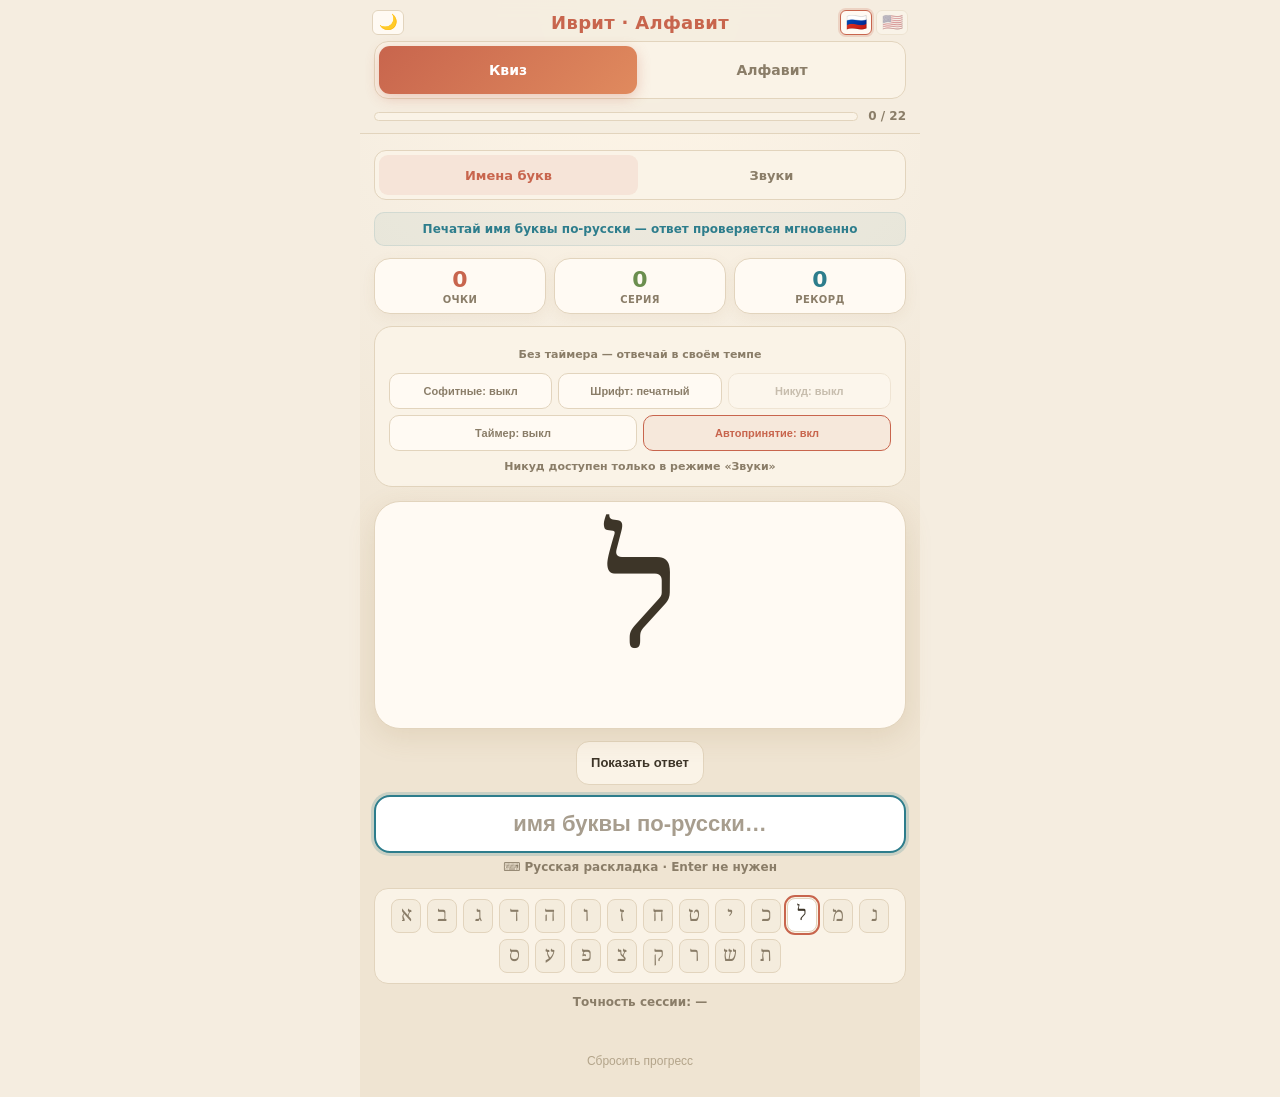
<file: index.html>
<!DOCTYPE html>
<html lang="ru">
<head>
<meta charset="UTF-8">
<meta name="viewport" content="width=device-width, initial-scale=1.0, maximum-scale=1.0, user-scalable=no, viewport-fit=cover">
<meta name="theme-color" content="#f5ede0">
<meta name="apple-mobile-web-app-capable" content="yes">
<meta name="apple-mobile-web-app-status-bar-style" content="default">
<title>Иврит · Алфавит</title>
<link rel="preconnect" href="https://fonts.googleapis.com">
<link rel="preconnect" href="https://fonts.gstatic.com" crossorigin>
<link rel="stylesheet" href="https://fonts.googleapis.com/css2?family=Noto+Serif+Hebrew&display=swap">
<link rel="stylesheet" href="https://fonts.googleapis.com/css2?family=Gveret+Levin&display=swap">
<link rel="stylesheet" href="https://fonts.googleapis.com/css2?family=Playpen+Sans+Hebrew&display=swap">
<script>
(function(){var t=null;try{t=localStorage.getItem('hebrew_theme_v1');}catch(e){}if(t!=='dark'&&t!=='light'){t=(window.matchMedia&&window.matchMedia('(prefers-color-scheme: dark)').matches)?'dark':'light';}document.documentElement.setAttribute('data-theme',t);})();
</script>
<link rel="stylesheet" href="css/style.css">
</head>
<body>

<header>
  <button class="theme-btn theme-left" id="btn-theme" type="button" title="Тёмная тема" aria-label="Тёмная тема">🌙</button>
  <div class="lang-switch" id="lang-switch" role="group" aria-label="Language / Язык">
    <button class="flag-btn" type="button" data-lang="ru" title="Русский" aria-label="Русский">
      <span aria-hidden="true">🇷🇺</span>
    </button>
    <button class="flag-btn" type="button" data-lang="en" title="English" aria-label="English">
      <span aria-hidden="true">🇺🇸</span>
    </button>
  </div>
  <div class="title" id="app-title" data-i18n="appTitle">Иврит · Алфавит</div>
  <div class="tabs">
    <div class="tab active" id="tab-quiz" role="tab" data-i18n="tabQuiz">Квиз</div>
    <div class="tab" id="tab-alpha" role="tab" data-i18n="tabAlpha">Алфавит</div>
  </div>
  <div class="progress-wrap">
    <div class="progress-bar" id="progress-bar" title="Освоенные буквы"><div class="progress-fill" id="progress-fill"></div></div>
    <div class="progress-text" id="progress-text">0 / 22</div>
  </div>
</header>

<main id="screen-quiz" class="active">
  <div class="subtabs">
    <div class="subtab active" data-mode="name" role="tab" data-i18n="names">Имена букв</div>
    <div class="subtab" data-mode="sound" role="tab" data-i18n="sounds">Звуки</div>
  </div>

  <div class="train-info-line" id="mode-hint">Печатай имя буквы по-русски — ответ проверяется мгновенно</div>

  <div class="stats-row">
    <div class="stat"><div class="stat-num" id="stat-score">0</div><div class="stat-label" data-i18n="score">Очки</div></div>
    <div class="stat"><div class="stat-num" id="stat-streak">0</div><div class="stat-label" data-i18n="streak">Серия</div></div>
    <div class="stat"><div class="stat-num" id="stat-best">0</div><div class="stat-label" data-i18n="best">Рекорд</div></div>
  </div>

  <div class="settings">
    <div id="timer-controls">
      <div class="setting-row">
        <label for="time-limit"><span data-i18n="timePerLetter">Время на букву:</span> <b id="time-label">4.0 с</b></label>
        <input id="time-limit" type="range" min="1" max="10" step="0.5" value="4">
      </div>
      <div class="timer-track"><div class="timer-fill" id="timer-fill"></div></div>
    </div>
    <div class="timer-note" id="timer-note" data-i18n="timerNote">Без таймера — отвечай в своём темпе</div>
    <div class="settings-btns">
      <button class="toggle-btn" id="btn-finals" type="button">Софитные: выкл</button>
      <button class="toggle-btn" id="btn-script" type="button">Шрифт: печатный</button>
      <button class="toggle-btn" id="btn-nikud" type="button">Никуд: выкл</button>
      <button class="toggle-btn" id="btn-timer" type="button">Таймер: выкл</button>
      <button class="toggle-btn" id="btn-autocheck" type="button">Автопринятие: вкл</button>
    </div>
    <div class="timer-note" id="nikud-note" style="display:none;"></div>
  </div>

  <div class="quiz-card" id="quiz-card">
    <div class="quiz-glyph" id="quiz-glyph" dir="rtl">א</div>
    <div class="quiz-answer" id="quiz-answer"></div>
  </div>

  <div class="quiz-actions">
    <button class="audio-btn" id="btn-skip" type="button" data-i18n="showAnswer">Показать ответ</button>
    <button class="audio-btn check-btn" id="btn-check" type="button" data-i18n="checkAnswer" style="display:none;">Проверить</button>
  </div>

  <input id="quiz-input" class="quiz-input" type="text"
         placeholder="имя буквы по-русски…"
         autocomplete="off" autocorrect="off" autocapitalize="off" spellcheck="false"
         enterkeyhint="done" lang="ru" dir="ltr">
  <div class="input-hint" id="input-hint">⌨️ Русская раскладка · Enter не нужен</div>

  <div class="hud" id="hud"></div>
  <div class="session-rate" id="session-rate">Точность сессии: —</div>
</main>

<main id="screen-alpha">
  <div class="dict-selected-info" id="alpha-info">Освоено 0 из 22 · точность —</div>
  <div class="dict-controls">
    <button class="dict-btn" id="btn-sort" type="button">↕️ По порядку</button>
    <button class="dict-btn" id="btn-alpha-finals" type="button">Софитные: выкл</button>
  </div>

  <div class="alpha-section-title" data-i18n="basicLetters">22 основные буквы</div>
  <div class="alpha-grid" id="alpha-grid-basic"></div>

  <div class="alpha-section-title"><span data-i18n="finalForms">5 софитных форм</span> <span class="title-note" data-i18n="titleNote">(в конце слова)</span></div>
  <div class="alpha-grid" id="alpha-grid-finals"></div>

  <div class="alpha-section-title" data-i18n="nikudTableTitle">Огласовки</div>
  <div class="nikud-table" id="nikud-table"></div>

  <div class="alpha-tip" data-i18n="alphaTip">Цвет рамки показывает точность твоих ответов по этой букве.</div>
</main>

<footer>
  <button class="reset-btn" id="btn-reset" type="button" data-i18n="reset">Сбросить прогресс</button>
</footer>

<div class="toast" id="toast"></div>

<script src="js/app.js"></script>
</body>
</html>
</file>
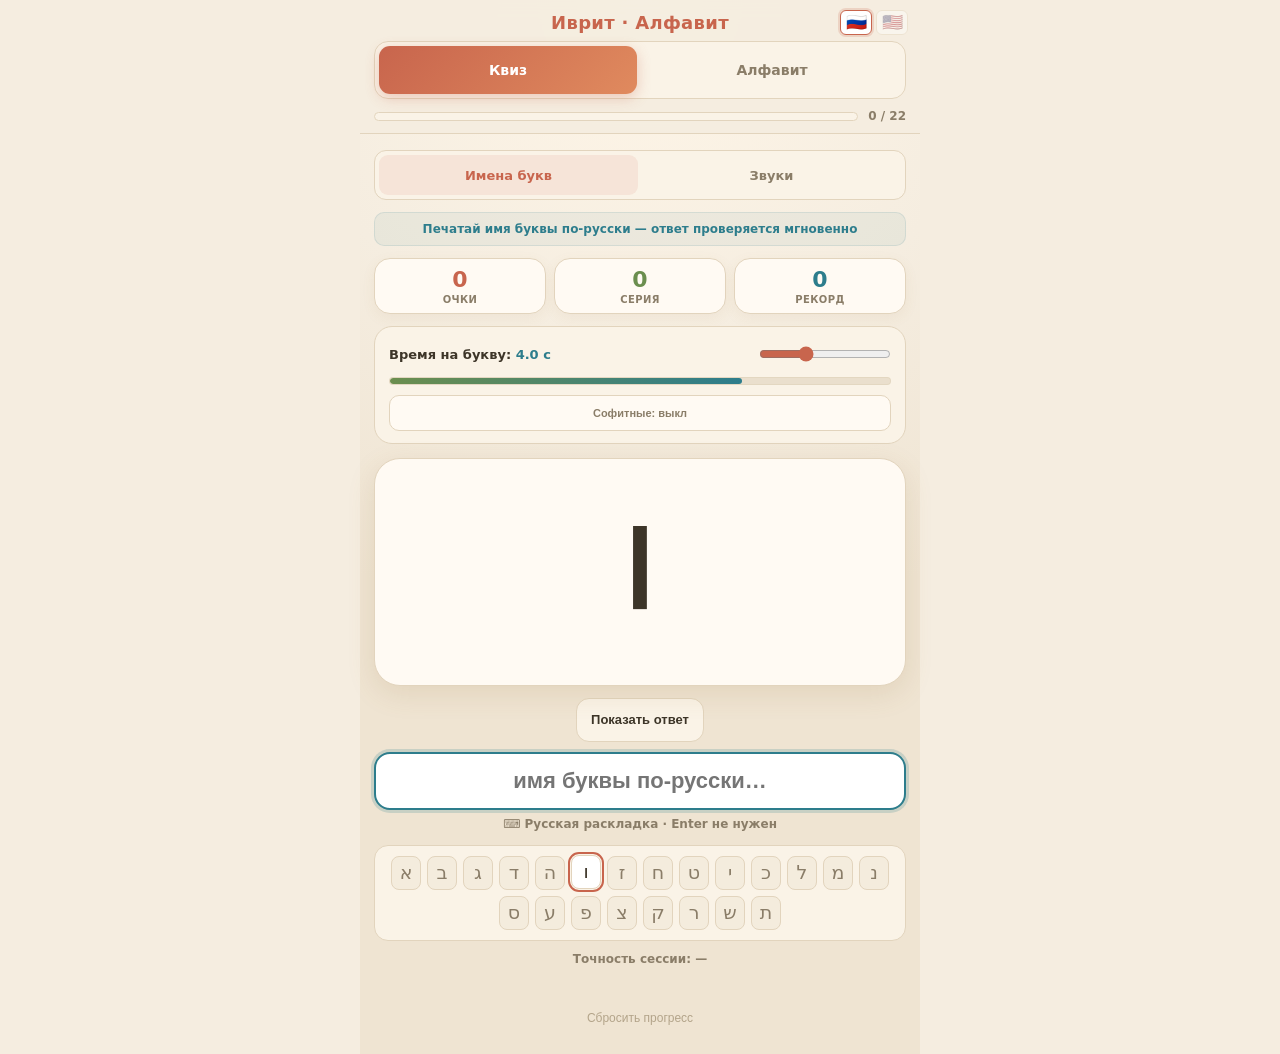
<file: alphabet_trainer.html>
<!DOCTYPE html>
<html lang="ru">
<head>
<meta charset="UTF-8">
<meta name="viewport" content="width=device-width, initial-scale=1.0, maximum-scale=1.0, user-scalable=no, viewport-fit=cover">
<meta name="theme-color" content="#f5ede0">
<meta name="apple-mobile-web-app-capable" content="yes">
<meta name="apple-mobile-web-app-status-bar-style" content="default">
<title>Иврит · Алфавит</title>
<style>
  * { box-sizing: border-box; -webkit-tap-highlight-color: transparent; }
  :root {
    --bg: #f5ede0;
    --bg2: #efe4d2;
    --card: #fffaf3;
    --card2: #faf3e7;
    --accent: #c8654d;
    --accent2: #2d7d8c;
    --olive: #6b8e4e;
    --gold: #d19b3f;
    --danger: #b3412e;
    --text: #3d3528;
    --muted: #8a7d68;
    --border: #e2d4bd;
    --shadow: 0 8px 28px rgba(150, 110, 60, .14);
    --hebrew: "Frank Ruhl Libre", "David Libre", "Noto Serif Hebrew", "Noto Sans Hebrew",
              "Times New Roman", "DejaVu Sans", serif;
  }
  html, body {
    margin: 0; padding: 0;
    background: var(--bg);
    color: var(--text);
    font-family: -apple-system, BlinkMacSystemFont, "Segoe UI", system-ui, "Roboto", sans-serif;
    min-height: 100vh; min-height: 100dvh;
    overscroll-behavior: none;
    -webkit-text-size-adjust: 100%;
  }
  body {
    display: flex; flex-direction: column;
    max-width: 560px; margin: 0 auto;
    background: radial-gradient(120% 60% at 50% 0%, #fff6e8 0%, var(--bg) 55%, var(--bg2) 100%);
    padding: env(safe-area-inset-top) env(safe-area-inset-right) env(safe-area-inset-bottom) env(safe-area-inset-left);
  }
  header {
    position: sticky; top: 0; z-index: 10;
    background: rgba(245, 237, 224, 0.92);
    backdrop-filter: blur(10px); -webkit-backdrop-filter: blur(10px);
    border-bottom: 1px solid var(--border);
    padding: 12px 14px 10px;
  }
  .title {
    font-size: 18px; font-weight: 700; text-align: center;
    margin-bottom: 8px; color: var(--accent); letter-spacing: .3px;
  }
  .lang-switch {
    position: absolute; top: 10px; right: 12px; z-index: 2;
    display: flex; gap: 4px;
  }
  .flag-btn {
    width: 32px; height: 25px; padding: 0;
    border: 1px solid var(--border); border-radius: 6px;
    background: #fff; cursor: pointer;
    display: flex; align-items: center; justify-content: center;
    font-size: 17px; line-height: 1;
    font-family: "Apple Color Emoji", "Segoe UI Emoji", "Noto Color Emoji", sans-serif;
    opacity: .42; transition: opacity .2s, box-shadow .2s, transform .15s;
  }
  .flag-btn:active { transform: scale(.94); }
  .flag-btn.active {
    opacity: 1; border-color: var(--accent);
    box-shadow: 0 0 0 2px rgba(200, 101, 77, .2);
  }
  .flag-btn span { pointer-events: none; }
  .tabs {
    display: flex; gap: 6px;
    background: var(--card2); padding: 4px;
    border-radius: 14px; margin-bottom: 10px;
    border: 1px solid var(--border);
  }
  .tab {
    flex: 1; text-align: center; padding: 10px 8px;
    border-radius: 11px; font-size: 14px; font-weight: 600;
    color: var(--muted); cursor: pointer; transition: all .25s;
    min-height: 48px; display: flex; align-items: center; justify-content: center;
    user-select: none;
  }
  .tab.active {
    background: linear-gradient(135deg, var(--accent), #e08a5e);
    color: #fff; box-shadow: 0 4px 14px rgba(200, 101, 77, .3);
  }
  .progress-wrap { display: flex; align-items: center; gap: 10px; }
  .progress-bar {
    flex: 1; height: 9px; background: var(--card2);
    border: 1px solid var(--border); border-radius: 8px; overflow: hidden;
  }
  .progress-fill {
    height: 100%; background: linear-gradient(90deg, var(--olive), var(--accent2));
    width: 0%; transition: width .5s cubic-bezier(.22,1,.36,1); border-radius: 8px;
  }
  .progress-text { font-size: 12px; color: var(--muted); font-weight: 700; white-space: nowrap; }

  main {
    flex: 1; padding: 16px 14px 24px;
    display: none; flex-direction: column;
  }
  main.active { display: flex; }

  /* ===== Саб-табы ===== */
  .subtabs {
    display: flex; gap: 4px;
    background: var(--card2); padding: 4px;
    border-radius: 12px; margin-bottom: 12px;
    border: 1px solid var(--border);
  }
  .subtab {
    flex: 1; text-align: center; padding: 9px 6px;
    border-radius: 9px; font-size: 13px; font-weight: 700;
    color: var(--muted); cursor: pointer; transition: all .25s;
    min-height: 40px; display: flex; align-items: center; justify-content: center;
    user-select: none;
  }
  .subtab.active {
    background: rgba(200, 101, 77, .1);
    color: var(--accent);
  }
  .train-info-line {
    font-size: 12px; font-weight: 700; color: var(--accent2);
    text-align: center; padding: 8px 12px; margin: 0 0 12px;
    background: rgba(45, 125, 140, .06);
    border: 1px solid rgba(45, 125, 140, .12);
    border-radius: 10px;
    min-height: 34px;
    display: flex; align-items: center; justify-content: center;
  }

  /* ===== Статистика ===== */
  .stats-row {
    display: grid; grid-template-columns: repeat(3, 1fr);
    gap: 8px; margin-bottom: 12px;
  }
  .stat {
    background: var(--card); border: 1px solid var(--border);
    border-radius: 16px; padding: 9px 6px 8px; text-align: center;
    box-shadow: 0 4px 14px rgba(150, 110, 60, .07);
  }
  .stat-num { font-size: 22px; font-weight: 800; line-height: 1.1; }
  #stat-score { color: var(--accent); }
  #stat-streak { color: var(--olive); }
  #stat-best { color: var(--accent2); }
  .stat-label {
    font-size: 10px; font-weight: 700; color: var(--muted);
    text-transform: uppercase; letter-spacing: .4px; margin-top: 2px;
  }

  /* ===== Настройки таймера ===== */
  .settings {
    background: var(--card2); border: 1px solid var(--border);
    border-radius: 18px; padding: 12px 14px 12px; margin-bottom: 14px;
  }
  .setting-row {
    display: flex; align-items: center; justify-content: space-between;
    gap: 10px; font-size: 13px; font-weight: 700; color: var(--text);
  }
  .setting-row b { color: var(--accent2); }
  .setting-row input[type=range] {
    flex: 0 0 132px; accent-color: var(--accent); height: 30px; margin: 0;
  }
  .timer-track {
    height: 8px; width: 100%; margin-top: 8px;
    background: #eadfcd; border-radius: 999px; overflow: hidden;
    border: 1px solid rgba(226, 212, 189, .7);
  }
  .timer-fill {
    height: 100%; width: 100%; border-radius: 999px;
    background: linear-gradient(90deg, var(--olive), var(--accent2));
    transition: width .1s linear, background .2s;
  }
  .settings-btns { display: flex; gap: 6px; margin-top: 10px; }
  .toggle-btn {
    flex: 1; background: var(--card); border: 1px solid var(--border);
    color: var(--muted); border-radius: 10px; padding: 8px 4px;
    font-size: 11px; font-weight: 700; cursor: pointer;
    transition: all .2s; min-height: 36px;
  }
  .toggle-btn:active { transform: scale(.96); }
  .toggle-btn.on, .toggle-btn.active-sort {
    border-color: var(--accent); color: var(--accent);
    background: rgba(200, 101, 77, .08);
  }

  /* ===== Карточка вопроса ===== */
  .quiz-card {
    position: relative;
    background: var(--card); border: 1px solid var(--border);
    border-radius: 26px; padding: 20px 18px 18px;
    min-height: 224px;
    display: flex; flex-direction: column; align-items: center; justify-content: center;
    text-align: center; box-shadow: var(--shadow);
    transition: border-color .25s, box-shadow .25s, background .25s;
  }
  .quiz-glyph {
    font-family: var(--hebrew);
    font-size: clamp(96px, 32vw, 152px);
    line-height: 1.05; color: var(--text); direction: rtl;
    transition: color .2s;
    user-select: none;
  }
  .quiz-glyph.glyph-in { animation: glyphIn .3s cubic-bezier(.22,1,.36,1); }
  @keyframes glyphIn {
    from { opacity: .2; transform: scale(.86); }
    to   { opacity: 1; transform: none; }
  }
  .quiz-answer {
    min-height: 22px; margin-top: 6px;
    font-size: 14px; font-weight: 800; color: var(--danger);
    direction: ltr;
  }
  .quiz-card.correct {
    border-color: var(--olive);
    background: #f8fbf2;
    box-shadow: 0 0 0 3px rgba(107, 142, 78, .22), 0 8px 28px rgba(107, 142, 78, .18);
  }
  .quiz-card.correct .quiz-glyph { color: var(--olive); }
  .quiz-card.wrong {
    border-color: var(--danger);
    background: #fdf3f0;
    box-shadow: 0 0 0 3px rgba(179, 65, 46, .18), 0 8px 28px rgba(179, 65, 46, .14);
    animation: shake .4s;
  }
  .quiz-card.wrong .quiz-glyph { color: var(--danger); }
  @keyframes shake {
    0%,100% { transform: translateX(0); }
    20% { transform: translateX(-5px); }
    40% { transform: translateX(5px); }
    60% { transform: translateX(-3px); }
    80% { transform: translateX(3px); }
  }

  .quiz-actions { display: flex; gap: 8px; justify-content: center; margin: 12px 0 10px; }
  .audio-btn {
    background: var(--card2); border: 1px solid var(--border); color: var(--text);
    border-radius: 13px; padding: 10px 14px; font-size: 13px; font-weight: 700;
    cursor: pointer; min-width: 48px; min-height: 44px;
    display: flex; align-items: center; gap: 6px;
    transition: transform .15s, background .2s, border-color .2s;
  }
  .audio-btn:active { transform: scale(.94); }
  .audio-btn:hover { border-color: var(--accent); background: #fff; }

  .quiz-input {
    width: 100%; text-align: center; font-size: 22px; font-weight: 800;
    padding: 14px 12px; background: #fffdf8; border: 2px solid var(--border);
    border-radius: 16px; color: var(--text); outline: none;
    transition: border-color .2s, box-shadow .2s, opacity .2s;
    caret-color: var(--accent); direction: ltr;
  }
  .quiz-input:focus {
    border-color: var(--accent2);
    box-shadow: 0 0 0 3px rgba(45, 125, 140, .2);
    background: #fff;
  }
  .quiz-input:disabled { opacity: .55; }
  .input-hint {
    font-size: 12px; color: var(--muted); font-weight: 600;
    text-align: center; margin: 7px 0 12px; min-height: 16px;
  }

  /* ===== HUD алфавита ===== */
  .hud {
    display: flex; flex-wrap: wrap; gap: 6px; justify-content: center;
    padding: 10px; background: var(--card2);
    border: 1px solid var(--border); border-radius: 14px;
  }
  .hud-letter {
    width: 30px; height: 34px;
    display: flex; align-items: center; justify-content: center;
    font-family: var(--hebrew); font-size: 19px; line-height: 1;
    border-radius: 8px; border: 1px solid transparent;
    color: var(--muted); background: transparent;
    transition: all .25s; user-select: none;
  }
  .hud-letter.m-new { background: #f4ecdd; border-color: var(--border); color: var(--muted); }
  .hud-letter.m-good { background: rgba(107, 142, 78, .14); border-color: rgba(107, 142, 78, .42); color: var(--olive); }
  .hud-letter.m-mid  { background: rgba(45, 125, 140, .12); border-color: rgba(45, 125, 140, .36); color: var(--accent2); }
  .hud-letter.m-low  { background: rgba(179, 65, 46, .1);  border-color: rgba(179, 65, 46, .3);  color: var(--danger); }
  .hud-letter.current {
    background: #fff !important; color: var(--text) !important;
    outline: 2px solid var(--accent); outline-offset: 1px;
    transform: translateY(-1px);
  }
  .session-rate {
    margin-top: 11px; text-align: center;
    font-size: 12px; font-weight: 700; color: var(--muted);
  }

  /* ===== Экран алфавита ===== */
  .dict-selected-info {
    text-align: center; font-size: 12px; font-weight: 700; color: var(--accent2);
    padding: 9px 12px; background: rgba(45, 125, 140, .07);
    border: 1px solid rgba(45, 125, 140, .15);
    border-radius: 10px; margin-bottom: 12px;
  }
  .dict-controls { display: flex; gap: 6px; margin-bottom: 4px; }
  .dict-btn {
    flex: 1; background: var(--card2); border: 1px solid var(--border);
    color: var(--text); border-radius: 11px; padding: 10px 6px;
    font-size: 11px; font-weight: 700; cursor: pointer;
    transition: all .2s; min-height: 42px;
  }
  .dict-btn:active { transform: scale(.95); }
  .dict-btn:hover { border-color: var(--accent2); background: #fff; }
  .dict-btn.active-sort { border-color: var(--accent); color: var(--accent); background: rgba(200,101,77,.08); }

  .alpha-section-title {
    font-size: 11px; font-weight: 800; color: var(--muted);
    text-transform: uppercase; letter-spacing: .6px;
    margin: 16px 2px 8px;
  }
  .title-note { font-weight: 600; text-transform: none; letter-spacing: 0; color: #b3a48a; }
  .alpha-grid {
    display: grid; grid-template-columns: repeat(auto-fill, minmax(86px, 1fr));
    gap: 8px;
  }
  .alpha-card {
    background: var(--card); border: 1px solid var(--border);
    border-radius: 16px; padding: 9px 5px 7px; text-align: center;
    transition: border-color .2s, box-shadow .2s;
    box-shadow: 0 4px 14px rgba(150, 110, 60, .06);
    user-select: none;
  }
  .alpha-card.m-good { border-color: rgba(107, 142, 78, .55); }
  .alpha-card.m-mid  { border-color: rgba(45, 125, 140, .5); }
  .alpha-card.m-low  { border-color: rgba(179, 65, 46, .45); }
  .a-glyph {
    font-family: var(--hebrew); font-size: 36px; line-height: 1.1;
    color: var(--text); direction: rtl;
  }
  .a-name { font-size: 12px; font-weight: 800; color: var(--accent); margin-top: 1px; line-height: 1.2; }
  .a-sound { font-size: 10px; font-weight: 600; color: var(--muted); line-height: 1.3; margin-top: 1px; }
  .alpha-bar {
    height: 4px; background: var(--card2); border-radius: 999px;
    overflow: hidden; margin: 6px 4px 0;
  }
  .alpha-fill { height: 100%; width: 0%; border-radius: 999px; transition: width .4s; }
  .alpha-rate { font-size: 9px; font-weight: 700; color: var(--muted); margin-top: 3px; }
  .alpha-tip {
    font-size: 12px; color: var(--muted); font-weight: 600;
    text-align: center; line-height: 1.6; margin-top: 18px;
  }

  /* ===== Подвал / тост ===== */
  footer { padding: 10px 14px 18px; text-align: center; }
  .reset-btn {
    background: none; border: none; color: #b3a48a;
    font-size: 12px; cursor: pointer; padding: 8px 14px; min-height: 36px;
  }
  .toast {
    position: fixed; left: 50%; bottom: calc(20px + env(safe-area-inset-bottom));
    transform: translate(-50%, 12px);
    background: var(--text); color: #fff;
    padding: 10px 18px; border-radius: 12px;
    font-size: 13px; font-weight: 700;
    box-shadow: 0 10px 30px rgba(60, 45, 30, .3);
    opacity: 0; pointer-events: none; z-index: 60;
    transition: opacity .28s, transform .28s;
    max-width: 90vw; text-align: center;
  }
  .toast.show { opacity: 1; transform: translate(-50%, 0); }
</style>
</head>
<body>

<header>
  <div class="lang-switch" id="lang-switch" role="group" aria-label="Language / Язык">
    <button class="flag-btn" type="button" data-lang="ru" title="Русский" aria-label="Русский">
      <span aria-hidden="true">🇷🇺</span>
    </button>
    <button class="flag-btn" type="button" data-lang="en" title="English" aria-label="English">
      <span aria-hidden="true">🇺🇸</span>
    </button>
  </div>
  <div class="title" id="app-title" data-i18n="appTitle">Иврит · Алфавит</div>
  <div class="tabs">
    <div class="tab active" id="tab-quiz" role="tab" data-i18n="tabQuiz">Квиз</div>
    <div class="tab" id="tab-alpha" role="tab" data-i18n="tabAlpha">Алфавит</div>
  </div>
  <div class="progress-wrap">
    <div class="progress-bar" id="progress-bar" title="Освоенные буквы"><div class="progress-fill" id="progress-fill"></div></div>
    <div class="progress-text" id="progress-text">0 / 22</div>
  </div>
</header>

<main id="screen-quiz" class="active">
  <div class="subtabs">
    <div class="subtab active" data-mode="name" role="tab" data-i18n="names">Имена букв</div>
    <div class="subtab" data-mode="sound" role="tab" data-i18n="sounds">Звуки</div>
  </div>

  <div class="train-info-line" id="mode-hint">Печатай имя буквы по-русски — ответ проверяется мгновенно</div>

  <div class="stats-row">
    <div class="stat"><div class="stat-num" id="stat-score">0</div><div class="stat-label" data-i18n="score">Очки</div></div>
    <div class="stat"><div class="stat-num" id="stat-streak">0</div><div class="stat-label" data-i18n="streak">Серия</div></div>
    <div class="stat"><div class="stat-num" id="stat-best">0</div><div class="stat-label" data-i18n="best">Рекорд</div></div>
  </div>

  <div class="settings">
    <div class="setting-row">
      <label for="time-limit"><span data-i18n="timePerLetter">Время на букву:</span> <b id="time-label">4.0 с</b></label>
      <input id="time-limit" type="range" min="1" max="10" step="0.5" value="4">
    </div>
    <div class="timer-track"><div class="timer-fill" id="timer-fill"></div></div>
    <div class="settings-btns">
      <button class="toggle-btn" id="btn-finals" type="button">Софитные: выкл</button>
    </div>
  </div>

  <div class="quiz-card" id="quiz-card">
    <div class="quiz-glyph" id="quiz-glyph" dir="rtl">א</div>
    <div class="quiz-answer" id="quiz-answer"></div>
  </div>

  <div class="quiz-actions">
    <button class="audio-btn" id="btn-skip" type="button" data-i18n="showAnswer">Показать ответ</button>
  </div>

  <input id="quiz-input" class="quiz-input" type="text"
         placeholder="имя буквы по-русски…"
         autocomplete="off" autocorrect="off" autocapitalize="off" spellcheck="false"
         enterkeyhint="done" lang="ru" dir="ltr">
  <div class="input-hint" id="input-hint">⌨️ Русская раскладка · Enter не нужен</div>

  <div class="hud" id="hud"></div>
  <div class="session-rate" id="session-rate">Точность сессии: —</div>
</main>

<main id="screen-alpha">
  <div class="dict-selected-info" id="alpha-info">Освоено 0 из 22 · точность —</div>
  <div class="dict-controls">
    <button class="dict-btn" id="btn-sort" type="button">↕️ По порядку</button>
    <button class="dict-btn" id="btn-alpha-finals" type="button">Софитные: выкл</button>
  </div>

  <div class="alpha-section-title" data-i18n="basicLetters">22 основные буквы</div>
  <div class="alpha-grid" id="alpha-grid-basic"></div>

  <div class="alpha-section-title"><span data-i18n="finalForms">5 софитных форм</span> <span class="title-note" data-i18n="titleNote">(в конце слова)</span></div>
  <div class="alpha-grid" id="alpha-grid-finals"></div>

  <div class="alpha-tip" data-i18n="alphaTip">Цвет рамки показывает точность твоих ответов по этой букве.</div>
</main>

<footer>
  <button class="reset-btn" id="btn-reset" type="button" data-i18n="reset">Сбросить прогресс</button>
</footer>

<div class="toast" id="toast"></div>

<script>
(function () {
  'use strict';

  /* ============================================================
     ДАННЫЕ АЛФАВИТА
     ============================================================ */
  const BASIC_LETTERS = [
    { key:'alef', glyph:'א', name:'алеф', nameEn:'alef',
      aliases:['алеф'], aliasesEn:['alef','aleph'],
      sound:'а / э', soundEn:'a / e', soundAliases:['а','э'], soundAliasesEn:['a','e'],
      hebName:'אָלֶף', note:'гортанная, часто немая', noteEn:'glottal, often silent' },
    { key:'bet', glyph:'ב', name:'бет', nameEn:'bet',
      aliases:['бет','бейт','бэт','бэйт'], aliasesEn:['bet','beit','beyt','beth'],
      sound:'б / в', soundEn:'b / v', soundAliases:['б','в'], soundAliasesEn:['b','v'],
      hebName:'בֵּית', note:'с точкой — б, без — в', noteEn:'with a dot — b, without — v' },
    { key:'gimel', glyph:'ג', name:'гимель', nameEn:'gimel',
      aliases:['гимель','гимел','гимэль','гимэл'], aliasesEn:['gimel','gimmel'],
      sound:'г', soundEn:'g', soundAliases:['г'], soundAliasesEn:['g'],
      hebName:'גִּימֶל', note:'', noteEn:'' },
    { key:'dalet', glyph:'ד', name:'далет', nameEn:'dalet',
      aliases:['далет','далед','далэт','далэд'], aliasesEn:['dalet','daled','daleth'],
      sound:'д', soundEn:'d', soundAliases:['д'], soundAliasesEn:['d'],
      hebName:'דָּלֶת', note:'', noteEn:'' },
    { key:'hey', glyph:'ה', name:'хей', nameEn:'hey',
      aliases:['хей','хэй'], aliasesEn:['hey','hei','he','heh'],
      sound:'h (х)', soundEn:'h', soundAliases:['h','х'], soundAliasesEn:['h'],
      hebName:'הֵא', note:'лёгкий выдох', noteEn:'a light breath' },
    { key:'vav', glyph:'ו', name:'вав', nameEn:'vav',
      aliases:['вав'], aliasesEn:['vav','waw'],
      sound:'в / у', soundEn:'v / u', soundAliases:['в','у'], soundAliasesEn:['v','u'],
      hebName:'וָו', note:'может читаться как у', noteEn:'can also sound like u' },
    { key:'zayin', glyph:'ז', name:'заин', nameEn:'zayin',
      aliases:['заин','зайн','зайин'], aliasesEn:['zayin','zain','zayn'],
      sound:'з', soundEn:'z', soundAliases:['з'], soundAliasesEn:['z'],
      hebName:'זַיִן', note:'', noteEn:'' },
    { key:'khet', glyph:'ח', name:'хет', nameEn:'khet',
      aliases:['хет','хэт'], aliasesEn:['khet','het','chet','cheth'],
      sound:'х', soundEn:'kh / ch', soundAliases:['х','h'], soundAliasesEn:['kh','ch','h'],
      hebName:'חֵית', note:'', noteEn:'' },
    { key:'tet', glyph:'ט', name:'тет', nameEn:'tet',
      aliases:['тет','тэт'], aliasesEn:['tet','teth'],
      sound:'т', soundEn:'t', soundAliases:['т'], soundAliasesEn:['t'],
      hebName:'טֵית', note:'', noteEn:'' },
    { key:'yod', glyph:'י', name:'йод', nameEn:'yod',
      aliases:['йод','йуд','йот'], aliasesEn:['yod','yud','yodh'],
      sound:'й / и', soundEn:'y / i', soundAliases:['й','и'], soundAliasesEn:['y','i'],
      hebName:'יוֹד', note:'', noteEn:'' },
    { key:'kaf', glyph:'כ', name:'каф', nameEn:'kaf',
      aliases:['каф'], aliasesEn:['kaf','kaph'],
      sound:'к / х', soundEn:'k / kh', soundAliases:['к','х'], soundAliasesEn:['k','kh','ch'],
      hebName:'כַּף', note:'конечная форма — ך', noteEn:'final form — ך' },
    { key:'lamed', glyph:'ל', name:'ламед', nameEn:'lamed',
      aliases:['ламед','ламэд'], aliasesEn:['lamed','lammed'],
      sound:'л', soundEn:'l', soundAliases:['л'], soundAliasesEn:['l'],
      hebName:'לָמֶד', note:'', noteEn:'' },
    { key:'mem', glyph:'מ', name:'мем', nameEn:'mem',
      aliases:['мем'], aliasesEn:['mem'],
      sound:'м', soundEn:'m', soundAliases:['м'], soundAliasesEn:['m'],
      hebName:'מֵם', note:'конечная форма — ם', noteEn:'final form — ם' },
    { key:'nun', glyph:'נ', name:'нун', nameEn:'nun',
      aliases:['нун'], aliasesEn:['nun'],
      sound:'н', soundEn:'n', soundAliases:['н'], soundAliasesEn:['n'],
      hebName:'נוּן', note:'конечная форма — ן', noteEn:'final form — ן' },
    { key:'samekh', glyph:'ס', name:'самех', nameEn:'samekh',
      aliases:['самех','самэх'], aliasesEn:['samekh','samech','samek'],
      sound:'с', soundEn:'s', soundAliases:['с'], soundAliasesEn:['s'],
      hebName:'סָמֶךְ', note:'', noteEn:'' },
    { key:'ayin', glyph:'ע', name:'аин', nameEn:'ayin',
      aliases:['аин','айн'], aliasesEn:['ayin','ayen','ayeen'],
      sound:'а / э', soundEn:'a / e', soundAliases:['а','э'], soundAliasesEn:['a','e'],
      hebName:'עַיִן', note:'гортанная, часто немая', noteEn:'glottal, often silent' },
    { key:'pe', glyph:'פ', name:'пе', nameEn:'pe',
      aliases:['пе','пей','пэ','пэй'], aliasesEn:['pe','pei','pey','peh'],
      sound:'п / ф', soundEn:'p / f', soundAliases:['п','ф'], soundAliasesEn:['p','f'],
      hebName:'פֵּא', note:'с точкой — п, без — ф', noteEn:'with a dot — p, without — f' },
    { key:'tsadi', glyph:'צ', name:'цади', nameEn:'tsadi',
      aliases:['цади','цадик','цадек','цадык'], aliasesEn:['tsadi','tzadi','tsadik','tzaddik','sadi'],
      sound:'ц', soundEn:'ts / tz', soundAliases:['ц'], soundAliasesEn:['ts','tz'],
      hebName:'צָדִי', note:'конечная форма — ץ', noteEn:'final form — ץ' },
    { key:'qof', glyph:'ק', name:'коф', nameEn:'qof',
      aliases:['коф','куф'], aliasesEn:['qof','kof','kuf','qoph'],
      sound:'к', soundEn:'k', soundAliases:['к'], soundAliasesEn:['k','q'],
      hebName:'קוֹף', note:'', noteEn:'' },
    { key:'resh', glyph:'ר', name:'реш', nameEn:'resh',
      aliases:['реш','рэш'], aliasesEn:['resh','reysh'],
      sound:'р', soundEn:'r', soundAliases:['р'], soundAliasesEn:['r'],
      hebName:'רֵישׁ', note:'', noteEn:'' },
    { key:'shin', glyph:'ש', name:'шин', nameEn:'shin',
      aliases:['шин','син'], aliasesEn:['shin','sin','sheen'],
      sound:'ш / с', soundEn:'sh / s', soundAliases:['ш','с'], soundAliasesEn:['sh','s'],
      hebName:'שִׁין', note:'точка справа — ш, слева — с', noteEn:'dot on the right — sh, on the left — s' },
    { key:'tav', glyph:'ת', name:'тав', nameEn:'tav',
      aliases:['тав','таф'], aliasesEn:['tav','taf','taw'],
      sound:'т', soundEn:'t', soundAliases:['т'], soundAliasesEn:['t'],
      hebName:'תָּו', note:'', noteEn:'' }
  ];

  const FINAL_LETTERS = [
    { key:'kaf-sofit', glyph:'ך', name:'каф софит', nameEn:'kaf sofit',
      aliases:['кафсофит'], aliasesEn:['kafsofit'],
      sound:'к / х', soundEn:'k / kh', soundAliases:['к','х'], soundAliasesEn:['k','kh','ch'],
      hebName:'כַּף סוֹפִית', note:'конечная форма כ', noteEn:'final form of כ' },
    { key:'mem-sofit', glyph:'ם', name:'мем софит', nameEn:'mem sofit',
      aliases:['мемсофит'], aliasesEn:['memsofit'],
      sound:'м', soundEn:'m', soundAliases:['м'], soundAliasesEn:['m'],
      hebName:'מֵם סוֹפִית', note:'конечная форма מ', noteEn:'final form of מ' },
    { key:'nun-sofit', glyph:'ן', name:'нун софит', nameEn:'nun sofit',
      aliases:['нунсофит'], aliasesEn:['nunsofit'],
      sound:'н', soundEn:'n', soundAliases:['н'], soundAliasesEn:['n'],
      hebName:'נוּן סוֹפִית', note:'конечная форма נ', noteEn:'final form of נ' },
    { key:'pe-sofit', glyph:'ף', name:'пе софит', nameEn:'pe sofit',
      aliases:['песофит','пейсофит','пэсофит','пэйсофит'], aliasesEn:['pesofit','peysofit','pehsofit'],
      sound:'п / ф', soundEn:'p / f', soundAliases:['п','ф'], soundAliasesEn:['p','f'],
      hebName:'פֵּא סוֹפִית', note:'конечная форма פ', noteEn:'final form of פ' },
    { key:'tsadi-sofit', glyph:'ץ', name:'цади софит', nameEn:'tsadi sofit',
      aliases:['цадисофит','цадиксофит','цадексофит'], aliasesEn:['tsadisoft','tzadisoft','tzaddiksofit','sadisoft'],
      sound:'ц', soundEn:'ts / tz', soundAliases:['ц'], soundAliasesEn:['ts','tz'],
      hebName:'צָדִי סוֹפִית', note:'конечная форма צ', noteEn:'final form of צ' }
  ];

  const ALL_LETTERS = BASIC_LETTERS.concat(FINAL_LETTERS);
  const BY_KEY = {};
  ALL_LETTERS.forEach(function (l) { BY_KEY[l.key] = l; });

  /* ============================================================
     СОХРАНЕНИЕ
     ============================================================ */
  const LS_KEY = 'hebrew_alphabet_trainer_v1';
  const DEFAULT_STORE = {
    settings: { timeLimit: 4, mode: 'name', finals: false, sort: 'default', lang: 'ru' },
    highScore: 0,
    bestStreak: 0,
    letters: {}
  };

  function loadStore() {
    try {
      const raw = localStorage.getItem(LS_KEY);
      if (!raw) return JSON.parse(JSON.stringify(DEFAULT_STORE));
      const obj = JSON.parse(raw);
      return {
        settings: Object.assign({}, DEFAULT_STORE.settings, obj.settings || {}),
        highScore: Number(obj.highScore) || 0,
        bestStreak: Number(obj.bestStreak) || 0,
        letters: obj.letters && typeof obj.letters === 'object' ? obj.letters : {}
      };
    } catch (e) {
      return JSON.parse(JSON.stringify(DEFAULT_STORE));
    }
  }

  let store = loadStore();
  function saveStore() {
    try { localStorage.setItem(LS_KEY, JSON.stringify(store)); } catch (e) {}
  }

  /* ============================================================
     DOM
     ============================================================ */
  const $ = function (id) { return document.getElementById(id); };
  const screenQuiz = $('screen-quiz');
  const screenAlpha = $('screen-alpha');
  const tabQuiz = $('tab-quiz');
  const tabAlpha = $('tab-alpha');
  const subtabEls = Array.prototype.slice.call(document.querySelectorAll('.subtab'));
  const progressFill = $('progress-fill');
  const progressText = $('progress-text');
  const modeHint = $('mode-hint');
  const statScore = $('stat-score');
  const statStreak = $('stat-streak');
  const statBest = $('stat-best');
  const slider = $('time-limit');
  const timeLabel = $('time-label');
  const timerFill = $('timer-fill');
  const finalsBtn = $('btn-finals');
  const quizCard = $('quiz-card');
  const quizGlyph = $('quiz-glyph');
  const quizAnswer = $('quiz-answer');
  const quizInput = $('quiz-input');
  const inputHint = $('input-hint');
  const skipBtn = $('btn-skip');
  const hud = $('hud');
  const sessionRate = $('session-rate');
  const alphaInfo = $('alpha-info');
  const alphaGridBasic = $('alpha-grid-basic');
  const alphaGridFinals = $('alpha-grid-finals');
  const sortBtn = $('btn-sort');
  const alphaFinalsBtn = $('btn-alpha-finals');
  const resetBtn = $('btn-reset');
  const toastEl = $('toast');
  const progressBar = $('progress-bar');
  const flagBtns = Array.prototype.slice.call(document.querySelectorAll('.flag-btn'));

  /* ============================================================
     СОСТОЯНИЕ КВИЗА
     ============================================================ */
  const session = { score: 0, streak: 0, correct: 0, total: 0 };
  let current = null;
  let locked = false;
  let srs = [];
  let rafId = 0;
  let endAt = 0;
  let pausedLeft = null;
  let roundToken = 0;
  let timers = [];
  let toastTimer = null;

  /* ============================================================
     ЛОКАЛИЗАЦИЯ (RU / EN)
     ============================================================ */
  const I18N = {
    ru: {
      appTitle: 'Иврит · Алфавит',
      tabQuiz: 'Квиз',
      tabAlpha: 'Алфавит',
      names: 'Имена букв',
      sounds: 'Звуки',
      modeHintName: 'Печатай имя буквы по-русски — ответ проверяется мгновенно',
      modeHintSound: 'Печатай звук буквы по-русски — например «б», «ш», «ц»',
      inputHintName: '⌨️ Русская раскладка · Enter не нужен',
      inputHintSound: '⌨️ Один звук · Enter не нужен',
      placeholderName: 'имя буквы по-русски…',
      placeholderSound: 'звук буквы по-русски…',
      score: 'Очки',
      streak: 'Серия',
      best: 'Рекорд',
      timePerLetter: 'Время на букву:',
      seconds: 'с',
      finalsOff: 'Софитные: выкл',
      finalsOn: 'Софитные: вкл',
      showAnswer: 'Показать ответ',
      sessionAccuracyEmpty: 'Точность сессии: —',
      sessionAccuracy: 'Точность сессии: {rate}% · {c}/{t}',
      masteredTitle: 'Освоенные буквы',
      alphaInfo: 'Освоено {m} из 22 · точность {a}',
      sortDefault: '↕️ По порядку',
      sortWorst: '📉 Сначала сложные',
      sortBest: '📈 Сначала лёгкие',
      basicLetters: '22 основные буквы',
      finalForms: '5 софитных форм',
      titleNote: '(в конце слова)',
      alphaTip: 'Цвет рамки показывает точность твоих ответов по этой букве.',
      notTrained: 'не тренировано',
      reset: 'Сбросить прогресс',
      resetConfirm: 'Сбросить весь прогресс: рекорды и статистику букв?',
      resetToast: 'Прогресс сброшен',
      streakToast: '🔥 Серия {n}!',
      soundPrefix: 'звук: '
    },
    en: {
      appTitle: 'Hebrew · Alphabet',
      tabQuiz: 'Quiz',
      tabAlpha: 'Alphabet',
      names: 'Letter names',
      sounds: 'Sounds',
      modeHintName: 'Type the letter name in Latin letters — answers check instantly',
      modeHintSound: 'Type the letter sound in Latin letters — e.g. “b”, “sh”, “ts”',
      inputHintName: '⌨️ Latin keyboard · no Enter needed',
      inputHintSound: '⌨️ One sound · no Enter needed',
      placeholderName: 'letter name…',
      placeholderSound: 'letter sound…',
      score: 'Score',
      streak: 'Streak',
      best: 'Best',
      timePerLetter: 'Time per letter:',
      seconds: 's',
      finalsOff: 'Finals: off',
      finalsOn: 'Finals: on',
      showAnswer: 'Show answer',
      sessionAccuracyEmpty: 'Session accuracy: —',
      sessionAccuracy: 'Session accuracy: {rate}% · {c}/{t}',
      masteredTitle: 'Mastered letters',
      alphaInfo: 'Mastered {m} of 22 · accuracy {a}',
      sortDefault: '↕️ In order',
      sortWorst: '📉 Hardest first',
      sortBest: '📈 Easiest first',
      basicLetters: '22 basic letters',
      finalForms: '5 final forms',
      titleNote: '(at the end of a word)',
      alphaTip: 'The border color shows your accuracy for this letter.',
      notTrained: 'not trained',
      reset: 'Reset progress',
      resetConfirm: 'Reset all progress: records and letter stats?',
      resetToast: 'Progress reset',
      streakToast: '🔥 Streak {n}!',
      soundPrefix: 'sound: '
    }
  };

  function lang() {
    return store.settings.lang === 'en' ? 'en' : 'ru';
  }
  function t(key, vars) {
    const dict = I18N[lang()] || I18N.ru;
    let out = dict[key] !== undefined ? dict[key] : I18N.ru[key];
    if (out === undefined) out = key;
    if (vars) {
      Object.keys(vars).forEach(function (k) {
        out = out.split('{' + k + '}').join(String(vars[k]));
      });
    }
    return out;
  }
  function locName(l) { return lang() === 'en' ? l.nameEn : l.name; }
  function locSound(l) { return lang() === 'en' ? l.soundEn : l.sound; }
  function locNote(l) { return lang() === 'en' ? l.noteEn : l.note; }
  function locAliases(l) { return lang() === 'en' ? l.aliasesEn : l.aliases; }
  function locSoundAliases(l) { return lang() === 'en' ? l.soundAliasesEn : l.soundAliases; }

  function clearTimers() {
    timers.forEach(function (t) { clearTimeout(t); });
    timers = [];
  }
  function later(fn, ms) {
    const t = setTimeout(fn, ms);
    timers.push(t);
    return t;
  }

  function norm(s) {
    return String(s)
      .toLowerCase()
      .replace(/ё/g, 'е')
      .replace(/[\s\-'’׳".,!?;:()]/g, '');
  }

  function pool() {
    return store.settings.finals ? ALL_LETTERS : BASIC_LETTERS;
  }
  function isInPool(key) {
    for (let i = 0; i < pool().length; i++) if (pool()[i].key === key) return true;
    return false;
  }
  function isQuizActive() {
    return screenQuiz.classList.contains('active');
  }
  function acceptedFor(letter) {
    const arr = store.settings.mode === 'name' ? locAliases(letter) : locSoundAliases(letter);
    return arr.map(norm);
  }

  function statOf(key) {
    const s = store.letters[key];
    const c = s ? (s.c || 0) : 0;
    const w = s ? (s.w || 0) : 0;
    const total = c + w;
    return { c: c, w: w, total: total, rate: total ? Math.round(c / total * 100) : null };
  }
  function addLetterStat(key, ok) {
    if (!store.letters[key]) store.letters[key] = { c: 0, w: 0 };
    if (ok) store.letters[key].c++;
    else store.letters[key].w++;
  }
  function masteryClass(key) {
    const s = statOf(key);
    if (!s.total) return 'm-new';
    if (s.rate >= 80) return 'm-good';
    if (s.rate >= 50) return 'm-mid';
    return 'm-low';
  }
  function rateColor(rate, total) {
    if (!total) return 'var(--muted)';
    if (rate >= 80) return 'var(--olive)';
    if (rate >= 50) return 'var(--accent2)';
    return 'var(--danger)';
  }

  /* ============================================================
     БИПЫ И ВИБРАЦИЯ
     ============================================================ */
  let actx = null;
  function beep(ok) {
    try {
      const AC = window.AudioContext || window.webkitAudioContext;
      if (!AC) return;
      if (!actx) actx = new AC();
      if (actx.state === 'suspended') actx.resume();
      const t = actx.currentTime;
      const osc = actx.createOscillator();
      const gain = actx.createGain();
      osc.connect(gain);
      gain.connect(actx.destination);
      if (ok) {
        osc.type = 'sine';
        osc.frequency.setValueAtTime(660, t);
        osc.frequency.setValueAtTime(990, t + 0.08);
      } else {
        osc.type = 'triangle';
        osc.frequency.setValueAtTime(230, t);
        osc.frequency.exponentialRampToValueAtTime(140, t + 0.22);
      }
      gain.gain.setValueAtTime(0.0001, t);
      gain.gain.exponentialRampToValueAtTime(0.09, t + 0.012);
      gain.gain.exponentialRampToValueAtTime(0.0001, t + 0.26);
      osc.start(t);
      osc.stop(t + 0.28);
    } catch (e) {}
  }
  function vibrate(ms) {
    if (navigator.vibrate) { try { navigator.vibrate(ms); } catch (e) {} }
  }
  function showToast(text) {
    toastEl.textContent = text;
    toastEl.classList.add('show');
    clearTimeout(toastTimer);
    toastTimer = setTimeout(function () { toastEl.classList.remove('show'); }, 1700);
  }

  /* ============================================================
     ТАЙМЕР
     ============================================================ */
  function setTimerUI(left) {
    const limit = store.settings.timeLimit;
    const ratio = limit > 0 ? Math.max(0, Math.min(1, left / limit)) : 0;
    timerFill.style.width = (ratio * 100).toFixed(1) + '%';
    timerFill.style.background = ratio < 0.33
      ? 'linear-gradient(90deg, var(--danger), #cf6552)'
      : ratio < 0.66
        ? 'linear-gradient(90deg, var(--gold), #e0b45e)'
        : 'linear-gradient(90deg, var(--olive), var(--accent2))';
  }
  function stopTimer() {
    if (rafId) { cancelAnimationFrame(rafId); rafId = 0; }
  }
  function tickTimer() {
    rafId = 0;
    const left = (endAt - performance.now()) / 1000;
    if (left <= 0) {
      setTimerUI(0);
      handleWrong();
      return;
    }
    setTimerUI(left);
    rafId = requestAnimationFrame(tickTimer);
  }
  function startTimer() {
    stopTimer();
    pausedLeft = null;
    endAt = performance.now() + store.settings.timeLimit * 1000;
    setTimerUI(store.settings.timeLimit);
    rafId = requestAnimationFrame(tickTimer);
  }
  function pauseTimer() {
    if (!rafId) return;
    pausedLeft = Math.max(0, (endAt - performance.now()) / 1000);
    stopTimer();
  }
  function resumeTimer() {
    if (locked || rafId) return;
    const left = pausedLeft != null ? pausedLeft : store.settings.timeLimit;
    pausedLeft = null;
    endAt = performance.now() + left * 1000;
    rafId = requestAnimationFrame(tickTimer);
  }

  /* ============================================================
     РАУНДЫ
     ============================================================ */
  function pickKey() {
    const p = pool();
    if (p.length === 0) return null;
    if (p.length === 1) return p[0].key;
    const prev = current ? current.key : null;
    let next = prev;
    for (let i = 0; i < 25; i++) {
      next = p[Math.floor(Math.random() * p.length)].key;
      if (next !== prev) return next;
    }
    return next;
  }

  function popSrs() {
    for (let i = 0; i < srs.length; i++) srs[i].delay -= 1;
    const idx = srs.findIndex(function (it) { return it.delay <= 0; });
    if (idx >= 0) return srs.splice(idx, 1)[0].key;
    return null;
  }

  function startRound() {
    roundToken++;
    clearTimers();
    stopTimer();
    pausedLeft = null;

    let forced = popSrs();
    while (forced && !isInPool(forced)) forced = popSrs();
    current = BY_KEY[forced || pickKey()];
    if (!current) return;

    locked = false;
    quizInput.value = '';
    quizInput.disabled = false;
    quizCard.classList.remove('correct', 'wrong');
    quizGlyph.textContent = current.glyph;
    quizGlyph.classList.remove('glyph-in');
    void quizGlyph.offsetWidth;
    quizGlyph.classList.add('glyph-in');
    quizAnswer.textContent = '';

    updateModeUI();
    updateHud();
    updateStatsUI();
    updateHeader();

    if (isQuizActive()) {
      startTimer();
      focusInput();
    } else {
      pausedLeft = store.settings.timeLimit;
    }
  }

  function focusInput() {
    if (!isQuizActive() || locked) return;
    try { quizInput.focus({ preventScroll: true }); }
    catch (e) { quizInput.focus(); }
  }

  function handleCorrect() {
    if (locked || !current) return;
    const token = roundToken;
    locked = true;
    stopTimer();

    quizCard.classList.add('correct');
    quizInput.disabled = true;

    session.score += 10;
    session.streak += 1;
    session.correct += 1;
    session.total += 1;

    if (session.streak > store.bestStreak) store.bestStreak = session.streak;
    if (session.score > store.highScore) store.highScore = session.score;
    addLetterStat(current.key, true);
    saveStore();

    beep(true);
    vibrate(25);
    updateStatsUI();
    updateHud();
    updateHeader();

    if (session.streak >= 5 && session.streak % 5 === 0) {
      showToast(t('streakToast', { n: session.streak }));
    }

    later(function () {
      if (token === roundToken) startRound();
    }, 520);
  }

  function handleWrong() {
    if (locked || !current) return;
    const token = roundToken;
    locked = true;
    stopTimer();

    quizCard.classList.add('wrong');
    quizInput.disabled = true;
    quizAnswer.textContent = store.settings.mode === 'name'
      ? locName(current)
      : locName(current) + ' · ' + t('soundPrefix') + locSound(current);

    session.streak = 0;
    session.total += 1;
    addLetterStat(current.key, false);
    if (session.score > store.highScore) store.highScore = session.score;
    saveStore();

    if (!srs.some(function (it) { return it.key === current.key; })) {
      srs.push({ key: current.key, delay: 2 });
    }

    beep(false);
    vibrate(45);
    updateStatsUI();
    updateHud();
    updateHeader();

    later(function () {
      if (token === roundToken) startRound();
    }, 1500);
  }

  function onInput() {
    if (locked || !current) return;
    const val = norm(quizInput.value);
    if (!val) return;

    const accepted = acceptedFor(current);
    if (accepted.indexOf(val) !== -1) {
      handleCorrect();
      return;
    }
    const isPrefix = accepted.some(function (a) { return a.indexOf(val) === 0; });
    if (!isPrefix) handleWrong();
  }

  /* ============================================================
     UI: СТАТИСТИКА / HUD / ЭКРАНЫ
     ============================================================ */
  function updateStatsUI() {
    statScore.textContent = String(session.score);
    statStreak.textContent = String(session.streak);
    statBest.textContent = String(store.highScore);

    if (session.total === 0) {
      sessionRate.textContent = t('sessionAccuracyEmpty');
    } else {
      const rate = Math.round(session.correct / session.total * 100);
      sessionRate.textContent = t('sessionAccuracy', {
        rate: rate, c: session.correct, t: session.total
      });
    }
  }

  function updateHeader() {
    const p = pool();
    let mastered = 0;
    for (let i = 0; i < p.length; i++) {
      const s = statOf(p[i].key);
      if (s.total >= 3 && s.rate >= 70) mastered++;
    }
    const pct = p.length ? (mastered / p.length) * 100 : 0;
    progressFill.style.width = pct.toFixed(1) + '%';
    progressText.textContent = mastered + ' / ' + p.length;
  }

  function buildHud() {
    hud.innerHTML = '';
    pool().forEach(function (l) {
      const el = document.createElement('div');
      el.className = 'hud-letter';
      el.dataset.key = l.key;
      el.textContent = l.glyph;
      hud.appendChild(el);
    });
    updateHud();
  }

  function updateHud() {
    const kids = Array.prototype.slice.call(hud.children);
    kids.forEach(function (el) {
      const key = el.dataset.key;
      el.classList.remove('m-new', 'm-good', 'm-mid', 'm-low', 'current');
      el.classList.add(masteryClass(key));
      if (current && current.key === key) el.classList.add('current');
    });
  }

  function updateModeUI() {
    const isName = store.settings.mode === 'name';
    quizInput.placeholder = t(isName ? 'placeholderName' : 'placeholderSound');
    quizInput.lang = lang() === 'en' ? 'en' : 'ru';
    modeHint.textContent = t(isName ? 'modeHintName' : 'modeHintSound');
    inputHint.textContent = t(isName ? 'inputHintName' : 'inputHintSound');
    subtabEls.forEach(function (el) {
      el.classList.toggle('active', el.dataset.mode === store.settings.mode);
    });
  }

  function sortLabel() {
    if (store.settings.sort === 'worst') return t('sortWorst');
    if (store.settings.sort === 'best') return t('sortBest');
    return t('sortDefault');
  }

  function sortLetters(list) {
    const mode = store.settings.sort;
    const arr = list.slice();
    if (mode === 'worst') {
      arr.sort(function (a, b) {
        const sa = statOf(a.key), sb = statOf(b.key);
        if (sa.total === 0 && sb.total === 0) return 0;
        if (sa.total === 0) return -1;
        if (sb.total === 0) return 1;
        return sa.rate - sb.rate;
      });
    } else if (mode === 'best') {
      arr.sort(function (a, b) {
        const sa = statOf(a.key), sb = statOf(b.key);
        if (sa.total === 0 && sb.total === 0) return 0;
        if (sa.total === 0) return 1;
        if (sb.total === 0) return -1;
        return sb.rate - sa.rate;
      });
    }
    return arr;
  }

  function alphaCard(letter) {
    const s = statOf(letter.key);
    const card = document.createElement('div');
    card.className = 'alpha-card ' + masteryClass(letter.key);
    const note = locNote(letter);
    card.title = locName(letter) + ' — ' + locSound(letter) + (note ? ' · ' + note : '');

    const glyph = document.createElement('div');
    glyph.className = 'a-glyph';
    glyph.dir = 'rtl';
    glyph.textContent = letter.glyph;

    const name = document.createElement('div');
    name.className = 'a-name';
    name.textContent = locName(letter);

    const sound = document.createElement('div');
    sound.className = 'a-sound';
    sound.textContent = locSound(letter);

    const bar = document.createElement('div');
    bar.className = 'alpha-bar';
    const fill = document.createElement('div');
    fill.className = 'alpha-fill';
    fill.style.width = (s.rate || 0) + '%';
    fill.style.background = rateColor(s.rate, s.total);
    bar.appendChild(fill);

    const rate = document.createElement('div');
    rate.className = 'alpha-rate';
    rate.textContent = s.total ? s.rate + '% · ' + s.c + '/' + s.total : t('notTrained');

    card.appendChild(glyph);
    card.appendChild(name);
    card.appendChild(sound);
    card.appendChild(bar);
    card.appendChild(rate);

    return card;
  }

  function renderAlphabet() {
    alphaGridBasic.innerHTML = '';
    sortLetters(BASIC_LETTERS).forEach(function (l) {
      alphaGridBasic.appendChild(alphaCard(l));
    });

    alphaGridFinals.innerHTML = '';
    sortLetters(FINAL_LETTERS).forEach(function (l) {
      alphaGridFinals.appendChild(alphaCard(l));
    });

    let mastered = 0, correctCount = 0, totalCount = 0;
    BASIC_LETTERS.forEach(function (l) {
      const s = statOf(l.key);
      if (s.total >= 3 && s.rate >= 70) mastered++;
      correctCount += s.c;
      totalCount += s.total;
    });
    const acc = totalCount ? Math.round(correctCount / totalCount * 100) : null;
    alphaInfo.textContent = t('alphaInfo', {
      m: mastered, a: acc === null ? '—' : acc + '%'
    });
    sortBtn.textContent = sortLabel();
    sortBtn.classList.toggle('active-sort', store.settings.sort !== 'default');
  }

  function syncControls() {
    const limit = store.settings.timeLimit;
    slider.value = String(limit);
    timeLabel.textContent = limit.toFixed(1) + ' ' + t('seconds');

    const finals = store.settings.finals;
    finalsBtn.textContent = finals ? t('finalsOn') : t('finalsOff');
    finalsBtn.classList.toggle('on', finals);
    alphaFinalsBtn.textContent = finals ? t('finalsOn') : t('finalsOff');
    alphaFinalsBtn.classList.toggle('active-sort', finals);

    subtabEls.forEach(function (el) {
      el.classList.toggle('active', el.dataset.mode === store.settings.mode);
    });
    sortBtn.textContent = sortLabel();
    sortBtn.classList.toggle('active-sort', store.settings.sort !== 'default');
  }

  /* ============================================================
     ДЕЙСТВИЯ ПОЛЬЗОВАТЕЛЯ
     ============================================================ */
  function switchTab(name) {
    const quiz = name === 'quiz';
    tabQuiz.classList.toggle('active', quiz);
    tabAlpha.classList.toggle('active', !quiz);
    screenQuiz.classList.toggle('active', quiz);
    screenAlpha.classList.toggle('active', !quiz);

    if (quiz) {
      resumeTimer();
      focusInput();
    } else {
      pauseTimer();
      renderAlphabet();
    }
  }

  function setMode(mode) {
    if (store.settings.mode === mode) return;
    store.settings.mode = mode;
    saveStore();
    srs = [];
    startRound();
  }

  function toggleFinals() {
    store.settings.finals = !store.settings.finals;
    saveStore();
    srs = [];
    buildHud();
    syncControls();
    updateHeader();
    startRound();
    if (!isQuizActive()) renderAlphabet();
  }

  function cycleSort() {
    if (store.settings.sort === 'default') store.settings.sort = 'worst';
    else if (store.settings.sort === 'worst') store.settings.sort = 'best';
    else store.settings.sort = 'default';
    saveStore();
    renderAlphabet();
  }

  function updateLangButtons() {
    flagBtns.forEach(function (b) {
      const active = b.dataset.lang === lang();
      b.classList.toggle('active', active);
      b.setAttribute('aria-pressed', active ? 'true' : 'false');
    });
  }

  function applyLanguage() {
    document.documentElement.lang = lang();
    document.title = t('appTitle');

    const els = document.querySelectorAll('[data-i18n]');
    Array.prototype.forEach.call(els, function (el) {
      el.textContent = t(el.dataset.i18n);
    });

    progressBar.title = t('masteredTitle');
    updateLangButtons();
    updateModeUI();
    syncControls();
    updateStatsUI();
    renderAlphabet();
  }

  function setLang(code) {
    if (store.settings.lang === code) return;
    store.settings.lang = code;
    saveStore();
    srs = [];
    applyLanguage();
    startRound();
  }

  function resetProgress() {
    if (!confirm(t('resetConfirm'))) return;
    try { localStorage.removeItem(LS_KEY); } catch (e) {}
    store = JSON.parse(JSON.stringify(DEFAULT_STORE));
    saveStore();
    session.score = 0;
    session.streak = 0;
    session.correct = 0;
    session.total = 0;
    srs = [];
    pausedLeft = null;
    applyLanguage();
    buildHud();
    startRound();
    showToast(t('resetToast'));
  }

  /* ============================================================
     СОБЫТИЯ
     ============================================================ */
  tabQuiz.addEventListener('click', function () { switchTab('quiz'); });
  tabAlpha.addEventListener('click', function () { switchTab('alpha'); });

  flagBtns.forEach(function (b) {
    b.addEventListener('click', function () { setLang(b.dataset.lang); });
  });

  subtabEls.forEach(function (el) {
    el.addEventListener('click', function () { setMode(el.dataset.mode); });
  });

  slider.addEventListener('input', function () {
    const v = parseFloat(slider.value);
    if (isNaN(v)) return;
    store.settings.timeLimit = v;
    saveStore();
    timeLabel.textContent = v.toFixed(1) + ' ' + t('seconds');
    if (!locked) startTimer();
  });
  slider.addEventListener('change', function () { slider.blur(); });

  finalsBtn.addEventListener('click', toggleFinals);
  alphaFinalsBtn.addEventListener('click', toggleFinals);
  sortBtn.addEventListener('click', cycleSort);

  quizInput.addEventListener('input', onInput);
  quizInput.addEventListener('keydown', function (e) {
    if (e.key === 'Enter') {
      e.preventDefault();
      if (locked) return;
      onInput();
      if (!locked) handleWrong();
    }
  });

  skipBtn.addEventListener('click', function () {
    handleWrong();
  });

  resetBtn.addEventListener('click', resetProgress);

  /* Глобальный ввод: фокус всегда возвращается в поле */
  window.addEventListener('keydown', function (e) {
    if (e.ctrlKey || e.metaKey || e.altKey) return;
    if (e.key.length !== 1) return;
    if (!isQuizActive() || locked) return;

    const a = document.activeElement;
    if (a) {
      const tag = a.tagName;
      if (tag === 'INPUT' && a.type !== 'range') return;
      if (tag === 'TEXTAREA' || tag === 'SELECT') return;
      if (tag === 'BUTTON' && (e.key === ' ' || e.key === 'Enter')) return;
    }

    quizInput.focus();
    const setter = Object.getOwnPropertyDescriptor(window.HTMLInputElement.prototype, 'value').set;
    setter.call(quizInput, quizInput.value + e.key);
    quizInput.dispatchEvent(new Event('input', { bubbles: true }));
    e.preventDefault();
  });

  document.addEventListener('visibilitychange', function () {
    if (document.hidden) {
      pauseTimer();
    } else if (isQuizActive()) {
      resumeTimer();
    }
  });

  /* Защита от двойного тапа */
  let lastTouchEnd = 0;
  document.addEventListener('touchend', function (e) {
    const now = Date.now();
    if (now - lastTouchEnd <= 300) e.preventDefault();
    lastTouchEnd = now;
  }, { passive: false });

  /* ============================================================
     ИНИЦИАЛИЗАЦИЯ
     ============================================================ */
  buildHud();
  applyLanguage();
  updateHeader();
  startRound();
})();
</script>
</body>
</html>
</file>
<file: css/style.css>
* { box-sizing: border-box; -webkit-tap-highlight-color: transparent; }
  :root {
    color-scheme: light;
    --bg: #f5ede0;
    --bg2: #efe4d2;
    --bg-glow: #fff6e8;
    --header-bg: rgba(245, 237, 224, .92);
    --card: #fffaf3;
    --card2: #faf3e7;
    --input-bg: #fffdf8;
    --input-focus: #ffffff;
    --hud-new: #f4ecdd;
    --track: #eadfcd;
    --ok-bg: #f8fbf2;
    --bad-bg: #fdf3f0;
    --accent: #c8654d;
    --accent-btn: #c8654d;
    --accent-grad: #e08a5e;
    --accent2: #2d7d8c;
    --olive: #6b8e4e;
    --gold: #d19b3f;
    --danger: #b3412e;
    --text: #3d3528;
    --muted: #8a7d68;
    --faint: #b3a48a;
    --border: #e2d4bd;
    --toast-bg: #3d3528;
    --toast-text: #ffffff;
    --shadow: 0 8px 28px rgba(150, 110, 60, .14);
    --shadow-soft: 0 4px 14px rgba(150, 110, 60, .07);
    --hebrew: "Noto Serif Hebrew", "Frank Ruhl Libre", "David Libre", "Noto Serif Hebrew", "Noto Sans Hebrew",
              "Times New Roman", "DejaVu Sans", serif;
    --hebrew-cursive: "Gveret Levin", var(--hebrew);
  }
  html[data-theme="dark"] {
    color-scheme: dark;
    --bg: #16120f;
    --bg2: #1d1813;
    --bg-glow: #2a2119;
    --header-bg: rgba(22, 18, 15, .92);
    --card: #241e18;
    --card2: #2d251d;
    --input-bg: #1b1611;
    --input-focus: #292219;
    --hud-new: #322a20;
    --track: #3b2f24;
    --ok-bg: #1f2a1a;
    --bad-bg: #2c1c17;
    --accent: #e08a6a;
    --accent-btn: #b15c43;
    --accent-grad: #cf7354;
    --accent2: #6fb8c2;
    --olive: #9cbf72;
    --gold: #e3b768;
    --danger: #e0755e;
    --text: #efe4d3;
    --muted: #a99a84;
    --faint: #7f7260;
    --border: #483b2d;
    --toast-bg: #efe4d3;
    --toast-text: #1a1510;
    --shadow: 0 8px 28px rgba(0, 0, 0, .45);
    --shadow-soft: 0 4px 14px rgba(0, 0, 0, .3);
  }
  html[data-theme="dark"] .flag-btn.active {
    box-shadow: 0 0 0 2px rgba(224, 138, 106, .3);
  }
  html[data-theme="dark"] .hud-letter.m-good {
    background: rgba(156, 191, 114, .16);
    border-color: rgba(156, 191, 114, .42);
  }
  html[data-theme="dark"] .hud-letter.m-mid {
    background: rgba(111, 184, 194, .14);
    border-color: rgba(111, 184, 194, .38);
  }
  html[data-theme="dark"] .hud-letter.m-low {
    background: rgba(224, 117, 94, .12);
    border-color: rgba(224, 117, 94, .34);
  }
  html[data-theme="dark"] .alpha-card.m-good { border-color: rgba(156, 191, 114, .5); }
  html[data-theme="dark"] .alpha-card.m-mid { border-color: rgba(111, 184, 194, .45); }
  html[data-theme="dark"] .alpha-card.m-low { border-color: rgba(224, 117, 94, .45); }
  html, body {
    margin: 0; padding: 0;
    background: var(--bg);
    color: var(--text);
    font-family: -apple-system, BlinkMacSystemFont, "Segoe UI", system-ui, "Roboto", sans-serif;
    min-height: 100vh; min-height: 100dvh;
    overscroll-behavior: none;
    -webkit-text-size-adjust: 100%;
  }
  body {
    display: flex; flex-direction: column;
    max-width: 560px; margin: 0 auto;
    background: radial-gradient(120% 60% at 50% 0%, var(--bg-glow) 0%, var(--bg) 55%, var(--bg2) 100%);
    padding: env(safe-area-inset-top) env(safe-area-inset-right) env(safe-area-inset-bottom) env(safe-area-inset-left);
  }
  header {
    position: sticky; top: 0; z-index: 10;
    background: var(--header-bg);
    backdrop-filter: blur(10px); -webkit-backdrop-filter: blur(10px);
    border-bottom: 1px solid var(--border);
    padding: 12px 14px 10px;
  }
  .title {
    font-size: 18px; font-weight: 700; text-align: center;
    margin-bottom: 8px; color: var(--accent); letter-spacing: .3px;
  }
  .lang-switch {
    position: absolute; top: 10px; right: 12px; z-index: 2;
    display: flex; gap: 4px;
  }
  .flag-btn, .theme-btn {
    width: 32px; height: 25px; padding: 0;
    border: 1px solid var(--border); border-radius: 6px;
    background: var(--card); color: var(--text); cursor: pointer;
    display: flex; align-items: center; justify-content: center;
    font-size: 17px; line-height: 1;
    font-family: "Apple Color Emoji", "Segoe UI Emoji", "Noto Color Emoji", sans-serif;
    transition: opacity .2s, box-shadow .2s, transform .15s, border-color .2s;
  }
  .theme-btn { font-size: 15px; }
  .theme-left {
    position: absolute; top: 10px; left: 12px; z-index: 2;
  }
  .flag-btn { opacity: .42; }
  .flag-btn:active, .theme-btn:active { transform: scale(.94); }
  .flag-btn.active {
    opacity: 1; border-color: var(--accent);
    box-shadow: 0 0 0 2px rgba(200, 101, 77, .2);
  }
  .flag-btn span { pointer-events: none; }
  .tabs {
    display: flex; gap: 6px;
    background: var(--card2); padding: 4px;
    border-radius: 14px; margin-bottom: 10px;
    border: 1px solid var(--border);
  }
  .tab {
    flex: 1; text-align: center; padding: 10px 8px;
    border-radius: 11px; font-size: 14px; font-weight: 600;
    color: var(--muted); cursor: pointer; transition: all .25s;
    min-height: 48px; display: flex; align-items: center; justify-content: center;
    user-select: none;
  }
  .tab.active {
    background: linear-gradient(135deg, var(--accent-btn), var(--accent-grad));
    color: #fff; box-shadow: 0 4px 14px rgba(200, 101, 77, .3);
  }
  .progress-wrap { display: flex; align-items: center; gap: 10px; }
  .progress-bar {
    flex: 1; height: 9px; background: var(--card2);
    border: 1px solid var(--border); border-radius: 8px; overflow: hidden;
  }
  .progress-fill {
    height: 100%; background: linear-gradient(90deg, var(--olive), var(--accent2));
    width: 0%; transition: width .5s cubic-bezier(.22,1,.36,1); border-radius: 8px;
  }
  .progress-text { font-size: 12px; color: var(--muted); font-weight: 700; white-space: nowrap; }

  main {
    flex: 1; padding: 16px 14px 24px;
    display: none; flex-direction: column;
  }
  main.active { display: flex; }

  
  .subtabs {
    display: flex; gap: 4px;
    background: var(--card2); padding: 4px;
    border-radius: 12px; margin-bottom: 12px;
    border: 1px solid var(--border);
  }
  .subtab {
    flex: 1; text-align: center; padding: 9px 6px;
    border-radius: 9px; font-size: 13px; font-weight: 700;
    color: var(--muted); cursor: pointer; transition: all .25s;
    min-height: 40px; display: flex; align-items: center; justify-content: center;
    user-select: none;
  }
  .subtab.active {
    background: rgba(200, 101, 77, .1);
    color: var(--accent);
  }
  .train-info-line {
    font-size: 12px; font-weight: 700; color: var(--accent2);
    text-align: center; padding: 8px 12px; margin: 0 0 12px;
    background: rgba(45, 125, 140, .06);
    border: 1px solid rgba(45, 125, 140, .12);
    border-radius: 10px;
    min-height: 34px;
    display: flex; align-items: center; justify-content: center;
  }

  
  .stats-row {
    display: grid; grid-template-columns: repeat(3, 1fr);
    gap: 8px; margin-bottom: 12px;
  }
  .stat {
    background: var(--card); border: 1px solid var(--border);
    border-radius: 16px; padding: 9px 6px 8px; text-align: center;
    box-shadow: var(--shadow-soft);
  }
  .stat-num { font-size: 22px; font-weight: 800; line-height: 1.1; }
  #stat-score { color: var(--accent); }
  #stat-streak { color: var(--olive); }
  #stat-best { color: var(--accent2); }
  .stat-label {
    font-size: 10px; font-weight: 700; color: var(--muted);
    text-transform: uppercase; letter-spacing: .4px; margin-top: 2px;
  }

  
  .settings {
    background: var(--card2); border: 1px solid var(--border);
    border-radius: 18px; padding: 12px 14px 12px; margin-bottom: 14px;
  }
  .setting-row {
    display: flex; align-items: center; justify-content: space-between;
    gap: 10px; font-size: 13px; font-weight: 700; color: var(--text);
  }
  .setting-row b { color: var(--accent2); }
  .setting-row input[type=range] {
    flex: 0 0 132px; accent-color: var(--accent); height: 30px; margin: 0;
  }
  .timer-track {
    height: 8px; width: 100%; margin-top: 8px;
    background: var(--track); border-radius: 999px; overflow: hidden;
    border: 1px solid var(--border);
  }
  .timer-fill {
    height: 100%; width: 100%; border-radius: 999px;
    background: linear-gradient(90deg, var(--olive), var(--accent2));
    transition: width .1s linear, background .2s;
  }
  .settings-btns { display: flex; flex-wrap: wrap; gap: 6px; margin-top: 10px; }
  .settings-btns .toggle-btn { flex: 1 1 30%; }
  .timer-note {
    font-size: 11px; font-weight: 600; color: var(--muted);
    text-align: center; margin-top: 8px; line-height: 1.4;
  }
  .toggle-btn {
    flex: 1; background: var(--card); border: 1px solid var(--border);
    color: var(--muted); border-radius: 10px; padding: 8px 4px;
    font-size: 11px; font-weight: 700; cursor: pointer;
    transition: all .2s; min-height: 36px;
  }
  .toggle-btn:active { transform: scale(.96); }
  .toggle-btn:disabled { opacity: .45; cursor: not-allowed; }
  .toggle-btn.on, .toggle-btn.active-sort {
    border-color: var(--accent); color: var(--accent);
    background: rgba(200, 101, 77, .08);
  }

  
  .quiz-card {
    position: relative;
    background: var(--card); border: 1px solid var(--border);
    border-radius: 26px; padding: 20px 18px 18px;
    min-height: 224px;
    display: flex; flex-direction: column; align-items: center; justify-content: center;
    text-align: center; box-shadow: var(--shadow);
    transition: border-color .25s, box-shadow .25s, background .25s;
  }
  .quiz-glyph {
    font-family: var(--hebrew);
    font-size: clamp(96px, 32vw, 152px);
    line-height: 1.05; color: var(--text); direction: rtl;
    transition: color .2s;
    user-select: none;
  }
  html.script-cursive .quiz-glyph,
  html.script-cursive .hud-letter,
  html.script-cursive .a-glyph,
  html.script-cursive .nikud-sign {
    font-family: var(--hebrew-cursive);
  }
  html.script-cursive .quiz-glyph {
    font-size: clamp(84px, 28vw, 132px);
    line-height: 1.35;
    padding-bottom: .08em;
  }
  html.script-cursive .hud-letter { font-size: 17px; line-height: 1.3; }
  html.script-cursive .a-glyph { font-size: 32px; line-height: 1.35; }
  html.nikud-on .quiz-glyph { line-height: 1.5; padding: .08em 0 .18em; }
  html.nikud-on .hud-letter { line-height: 1.4; }
  html.nikud-on .a-glyph { line-height: 1.5; }
  .quiz-glyph.glyph-in { animation: glyphIn .3s cubic-bezier(.22,1,.36,1); }
  @keyframes glyphIn {
    from { opacity: .2; transform: scale(.86); }
    to   { opacity: 1; transform: none; }
  }
  .quiz-answer {
    min-height: 22px; margin-top: 6px;
    font-size: 14px; font-weight: 800; color: var(--danger);
    direction: ltr;
  }
  .quiz-card.correct {
    border-color: var(--olive);
    background: var(--ok-bg);
    box-shadow: 0 0 0 3px rgba(107, 142, 78, .22), 0 8px 28px rgba(107, 142, 78, .18);
  }
  .quiz-card.correct .quiz-glyph { color: var(--olive); }
  .quiz-card.wrong {
    border-color: var(--danger);
    background: var(--bad-bg);
    box-shadow: 0 0 0 3px rgba(179, 65, 46, .18), 0 8px 28px rgba(179, 65, 46, .14);
    animation: shake .4s;
  }
  .quiz-card.wrong .quiz-glyph { color: var(--danger); }
  @keyframes shake {
    0%,100% { transform: translateX(0); }
    20% { transform: translateX(-5px); }
    40% { transform: translateX(5px); }
    60% { transform: translateX(-3px); }
    80% { transform: translateX(3px); }
  }

  .quiz-actions { display: flex; gap: 8px; justify-content: center; margin: 12px 0 10px; }
  .audio-btn {
    background: var(--card2); border: 1px solid var(--border); color: var(--text);
    border-radius: 13px; padding: 10px 14px; font-size: 13px; font-weight: 700;
    cursor: pointer; min-width: 48px; min-height: 44px;
    display: flex; align-items: center; gap: 6px;
    transition: transform .15s, background .2s, border-color .2s;
  }
  .audio-btn:active { transform: scale(.94); }
  .audio-btn:hover { border-color: var(--accent); background: var(--input-focus); }
  .audio-btn.check-btn {
    background: linear-gradient(135deg, var(--accent-btn), var(--accent-grad));
    color: #fff; border-color: transparent;
    box-shadow: 0 4px 14px rgba(200, 101, 77, .3);
  }
  .audio-btn.check-btn:hover { border-color: transparent; background: linear-gradient(135deg, var(--accent-btn), var(--accent-grad)); }

  .quiz-input {
    width: 100%; text-align: center; font-size: 22px; font-weight: 800;
    padding: 14px 12px; background: var(--input-bg); border: 2px solid var(--border);
    border-radius: 16px; color: var(--text); outline: none;
    transition: border-color .2s, box-shadow .2s, opacity .2s;
    caret-color: var(--accent); direction: ltr;
  }
  .quiz-input::placeholder { color: var(--muted); opacity: .75; }
  .quiz-input:focus {
    border-color: var(--accent2);
    box-shadow: 0 0 0 3px rgba(45, 125, 140, .2);
    background: var(--input-focus);
  }
  .quiz-input:disabled { opacity: .55; }
  .input-hint {
    font-size: 12px; color: var(--muted); font-weight: 600;
    text-align: center; margin: 7px 0 12px; min-height: 16px;
  }

  
  .hud {
    display: flex; flex-wrap: wrap; gap: 6px; justify-content: center;
    padding: 10px; background: var(--card2);
    border: 1px solid var(--border); border-radius: 14px;
  }
  .hud-letter {
    width: 30px; height: 34px;
    display: flex; align-items: center; justify-content: center;
    font-family: var(--hebrew); font-size: 19px; line-height: 1;
    border-radius: 8px; border: 1px solid transparent;
    color: var(--muted); background: transparent;
    transition: all .25s; user-select: none;
  }
  .hud-letter.m-new { background: var(--hud-new); border-color: var(--border); color: var(--muted); }
  .hud-letter.m-good { background: rgba(107, 142, 78, .14); border-color: rgba(107, 142, 78, .42); color: var(--olive); }
  .hud-letter.m-mid  { background: rgba(45, 125, 140, .12); border-color: rgba(45, 125, 140, .36); color: var(--accent2); }
  .hud-letter.m-low  { background: rgba(179, 65, 46, .1);  border-color: rgba(179, 65, 46, .3);  color: var(--danger); }
  .hud-letter.current {
    background: var(--input-focus) !important; color: var(--text) !important;
    outline: 2px solid var(--accent); outline-offset: 1px;
    transform: translateY(-1px);
  }
  .session-rate {
    margin-top: 11px; text-align: center;
    font-size: 12px; font-weight: 700; color: var(--muted);
  }

  
  .dict-selected-info {
    text-align: center; font-size: 12px; font-weight: 700; color: var(--accent2);
    padding: 9px 12px; background: rgba(45, 125, 140, .07);
    border: 1px solid rgba(45, 125, 140, .15);
    border-radius: 10px; margin-bottom: 12px;
  }
  .dict-controls { display: flex; gap: 6px; margin-bottom: 4px; }
  .dict-btn {
    flex: 1; background: var(--card2); border: 1px solid var(--border);
    color: var(--text); border-radius: 11px; padding: 10px 6px;
    font-size: 11px; font-weight: 700; cursor: pointer;
    transition: all .2s; min-height: 42px;
  }
  .dict-btn:active { transform: scale(.95); }
  .dict-btn:hover { border-color: var(--accent2); background: var(--input-focus); }
  .dict-btn:disabled { opacity: .45; cursor: not-allowed; }
  .dict-btn.active-sort { border-color: var(--accent); color: var(--accent); background: rgba(200,101,77,.08); }

  .alpha-section-title {
    font-size: 11px; font-weight: 800; color: var(--muted);
    text-transform: uppercase; letter-spacing: .6px;
    margin: 16px 2px 8px;
  }
  .title-note { font-weight: 600; text-transform: none; letter-spacing: 0; color: var(--faint); }
  .alpha-grid {
    display: grid; grid-template-columns: repeat(auto-fill, minmax(86px, 1fr));
    gap: 8px;
  }
  .alpha-card {
    background: var(--card); border: 1px solid var(--border);
    border-radius: 16px; padding: 9px 5px 7px; text-align: center;
    transition: border-color .2s, box-shadow .2s;
    box-shadow: var(--shadow-soft);
    user-select: none;
  }
  .alpha-card.m-good { border-color: rgba(107, 142, 78, .55); }
  .alpha-card.m-mid  { border-color: rgba(45, 125, 140, .5); }
  .alpha-card.m-low  { border-color: rgba(179, 65, 46, .45); }
  .a-glyph {
    font-family: var(--hebrew); font-size: 36px; line-height: 1.1;
    color: var(--text); direction: rtl;
  }
  .a-name { font-size: 12px; font-weight: 800; color: var(--accent); margin-top: 1px; line-height: 1.2; }
  .a-sound { font-size: 10px; font-weight: 600; color: var(--muted); line-height: 1.3; margin-top: 1px; }
  .alpha-bar {
    height: 4px; background: var(--card2); border-radius: 999px;
    overflow: hidden; margin: 6px 4px 0;
  }
  .alpha-fill { height: 100%; width: 0%; border-radius: 999px; transition: width .4s; }
  .alpha-rate { font-size: 9px; font-weight: 700; color: var(--muted); margin-top: 3px; }
  .alpha-tip {
    font-size: 12px; color: var(--muted); font-weight: 600;
    text-align: center; line-height: 1.6; margin-top: 18px;
  }
  .nikud-table {
    display: grid; grid-template-columns: repeat(auto-fill, minmax(72px, 1fr));
    gap: 6px;
  }
  .nikud-cell {
    background: var(--card); border: 1px solid var(--border);
    border-radius: 12px; padding: 6px 4px; text-align: center;
    box-shadow: var(--shadow-soft);
  }
  .nikud-sign {
    font-family: var(--hebrew); font-size: 26px; line-height: 1.5;
    color: var(--text); direction: rtl;
  }
  .nikud-name { font-size: 10px; font-weight: 800; color: var(--accent); line-height: 1.2; }
  .nikud-sound { font-size: 10px; font-weight: 600; color: var(--muted); line-height: 1.2; }

  
  footer { padding: 10px 14px 18px; text-align: center; }
  .reset-btn {
    background: none; border: none; color: var(--faint);
    font-size: 12px; cursor: pointer; padding: 8px 14px; min-height: 36px;
  }
  .toast {
    position: fixed; left: 50%; bottom: calc(20px + env(safe-area-inset-bottom));
    transform: translate(-50%, 12px);
    background: var(--toast-bg); color: var(--toast-text);
    padding: 10px 18px; border-radius: 12px;
    font-size: 13px; font-weight: 700;
    box-shadow: var(--shadow);
    opacity: 0; pointer-events: none; z-index: 60;
    transition: opacity .28s, transform .28s;
    max-width: 90vw; text-align: center;
  }
  .toast.show { opacity: 1; transform: translate(-50%, 0); }
</file>
